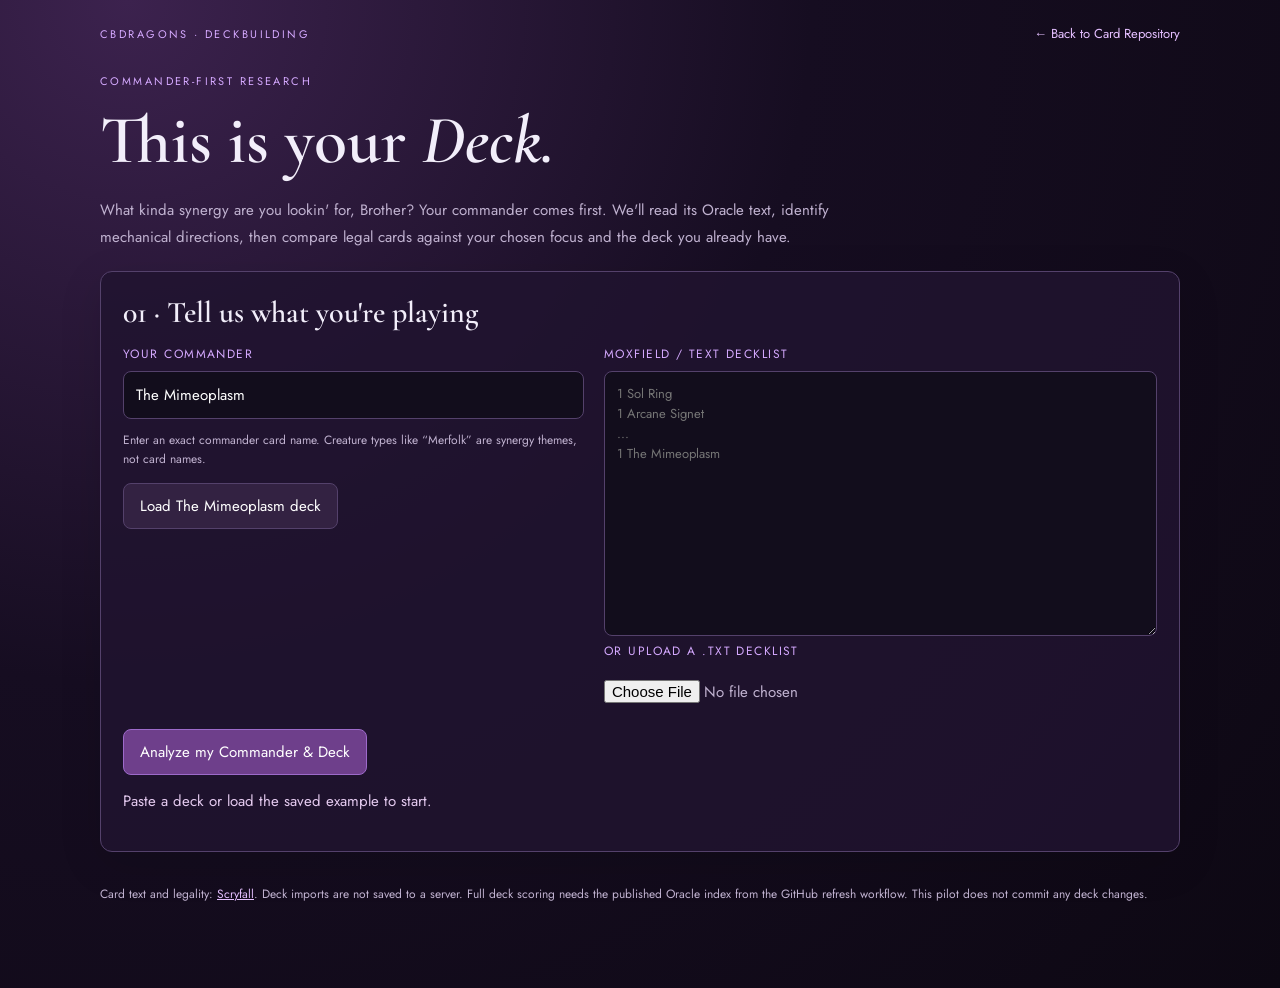
<file: deck-lab.html>
<!doctype html>
<html lang="en">
<head>
<meta charset="utf-8"><meta name="viewport" content="width=device-width, initial-scale=1">
<meta name="description" content="Commander-first MTG Deck Lab with explainable Scryfall-backed synergy scoring">
<title>Commander Deck Lab · CBDRAGONS</title>
<link rel="icon" href="./favicon.png">
<link href="https://fonts.googleapis.com/css2?family=Cormorant+Garamond:wght@400;600&family=Jost:wght@400;500;600&display=swap" rel="stylesheet">
<style>
:root{--bg:#120b1d;--panel:#21152e;--edge:#54416b;--ink:#f2eefa;--muted:#c0b2d0;--accent:#d5a9ff;--green:#a9e3bd}
*{box-sizing:border-box}body{background:radial-gradient(circle at 10% 0,#3c224e 0%,#160d21 45%,#0d0813 100%);color:var(--ink);margin:0;font:15px Jost,sans-serif}a{color:#e4bfff}button,input,textarea{font:inherit}button{cursor:pointer}button:disabled{opacity:.6;cursor:wait}
main{max-width:1120px;margin:0 auto;padding:24px 20px 70px}header{display:flex;justify-content:space-between;align-items:center;gap:10px;margin-bottom:30px}header a{text-decoration:none;font-size:13px}
h1,h2{font-family:'Cormorant Garamond',serif;font-weight:600}h1{font-size:clamp(38px,7vw,68px);margin:10px 0}h2{font-size:30px;margin:0 0 14px}
.eyebrow{letter-spacing:.22em;text-transform:uppercase;font-size:11px;color:var(--accent)}.lead{max-width:780px;color:var(--muted);line-height:1.8}
.panel{border:1px solid var(--edge);border-radius:12px;padding:22px;background:rgba(32,19,47,.85);margin-top:20px;box-shadow:0 12px 44px rgba(0,0,0,.12)}
.two{display:grid;grid-template-columns:1fr 1.2fr;gap:20px}label{display:block;font-size:12px;letter-spacing:.12em;text-transform:uppercase;color:var(--accent);margin-bottom:8px}
input[type=text],textarea{width:100%;background:#120d1c;border:1px solid var(--edge);border-radius:8px;color:white;padding:12px;outline-offset:3px}
textarea{height:265px;resize:vertical;font-size:13px;line-height:1.55}input[type=file]{max-width:100%;margin:12px 0;color:var(--muted)}
.actions{display:flex;gap:10px;flex-wrap:wrap;margin-top:14px}.primary,.secondary,.lab-chip{border:1px solid #9d6aca;background:#6e3f8b;color:white;padding:11px 16px;border-radius:8px}
.secondary{border-color:var(--edge);background:#332242}.primary:hover,.secondary:hover{filter:brightness(1.2)}
.lab-muted,.small{font-size:12px;color:var(--muted);line-height:1.6}.lab-chip{background:transparent;color:var(--ink);border:1px solid #634780;padding:9px 12px;font-size:12px}.lab-chip.active{background:#7e50a1;border-color:#e9cbff}
.chips{display:flex;flex-wrap:wrap;gap:8px}.lab-result{border:1px solid #49365c;padding:14px;border-radius:9px;background:#1a1125;margin:10px 0}.lab-result-top{display:flex;justify-content:space-between;align-items:start;gap:15px}
.lab-result p{margin:5px 0}.lab-score{color:var(--green);font-size:20px;white-space:nowrap}.lab-score-detail{color:#b9a1cb;font-size:11px;line-height:1.6;margin-top:6px}.lab-card-link{font-size:15px;font-weight:500}
.gridresults{display:grid;grid-template-columns:1fr 1fr;gap:20px}.hint{border-left:3px solid #af81d1;padding:10px 14px;background:rgba(165,117,203,.12);font-size:13px;line-height:1.7}
.counter{color:var(--green);font-weight:500}.footer{margin-top:32px;color:var(--muted);font-size:12px;line-height:1.8}#lab-status{min-height:24px;color:#e4caef}
#lab-workbench[hidden],#lab-results[hidden],#lab-scryfall-search[hidden]{display:none!important}
@media(max-width:750px){.two,.gridresults{grid-template-columns:1fr}.panel{padding:17px}main{padding:16px 14px 60px}header{margin-bottom:20px}}
</style></head><body><main>
<header><span class="eyebrow">CBDRAGONS · Deckbuilding</span><a href="./index.html">← Back to Card Repository</a></header>
<div class="eyebrow">Commander-first research</div>
<h1>This is your <em>Deck.</em></h1>
<p class="lead">What kinda synergy are you lookin' for, Brother? Your commander comes first. We'll read its Oracle text, identify mechanical directions, then compare legal cards against your chosen focus and the deck you already have.</p>
<section class="panel" aria-label="Load a deck">
<h2>01 · Tell us what you're playing</h2>
<div class="two"><div>
<label for="lab-commander">Your commander</label><input id="lab-commander" type="text" autocomplete="off" placeholder="The Mimeoplasm" value="The Mimeoplasm">
<p class="small">Enter an exact commander card name. Creature types like “Merfolk” are synergy themes, not card names.</p>
<div class="actions"><button id="lab-sample" class="secondary" type="button">Load The Mimeoplasm deck</button></div>
<p id="lab-total" class="counter" aria-live="polite"></p><p id="lab-import-issues" class="small"></p>
</div><div><label for="lab-deck">Moxfield / text decklist</label>
<textarea id="lab-deck" spellcheck="false" placeholder="1 Sol Ring&#10;1 Arcane Signet&#10;...&#10;1 The Mimeoplasm"></textarea>
<label for="lab-file">Or upload a .txt decklist</label><input id="lab-file" type="file" accept=".txt,text/plain">
</div></div>
<div class="actions"><button class="primary" id="lab-analyze" type="button">Analyze my Commander &amp; Deck</button></div>
<p id="lab-status" role="status" aria-live="polite">Paste a deck or load the saved example to start.</p>
</section>
<section class="panel" id="lab-workbench" hidden>
<h2>02 · What is your Commander asking for?</h2><div id="lab-commander-info" class="hint"></div>
<p id="lab-commander-reason" class="lab-muted"></p>
<h2 style="font-size:25px;margin-top:22px">What kinda synergy are you lookin' for, Brother?</h2>
<div class="chips" id="lab-themes" aria-label="Commander-informed synergy choices"></div>
<form id="lab-custom" class="actions" style="align-items:end;margin:17px 0">
<div style="flex:1;min-width:200px"><label for="lab-trait-input">Or choose a creature type / trait</label><input type="text" id="lab-trait-input" placeholder="Merfolk, Elf, Ooze, card draw…"></div>
<button class="secondary" type="submit">Check this synergy</button></form>
<div class="hint"><strong>Current focus: <span id="lab-focus-label"></span>.</strong> Score = 55% commander fit + 35% requested synergy + 10% deck need. It's a reproducible card-text heuristic, <strong>not</strong> a win probability, proven combo, or official bracket rating.</div>
<a id="lab-scryfall-search" class="secondary" href="https://scryfall.com" target="_blank" rel="noopener noreferrer" hidden style="display:inline-block;margin-top:14px;text-decoration:none">Explore this focus on Scryfall</a>
<div id="lab-results" hidden>
<p id="lab-coverage" class="lab-muted"></p><p id="lab-missing" class="small"></p>
<div class="gridresults">
<div><h2>03 · Cards to consider adding</h2><div id="lab-additions"></div></div>
<div><h2>04 · Cards to review</h2><p class="small">Lower score for this focus does not mean a card is bad. No changes are applied automatically.</p><div id="lab-review"></div></div>
</div></div></section>
<p class="footer">Card text and legality: <a href="https://scryfall.com/docs/api">Scryfall</a>. Deck imports are not saved to a server. Full deck scoring needs the published Oracle index from the GitHub refresh workflow. This pilot does not commit any deck changes.</p>
</main><script src="./deck-lab.js" defer></script></body></html>
</file>
